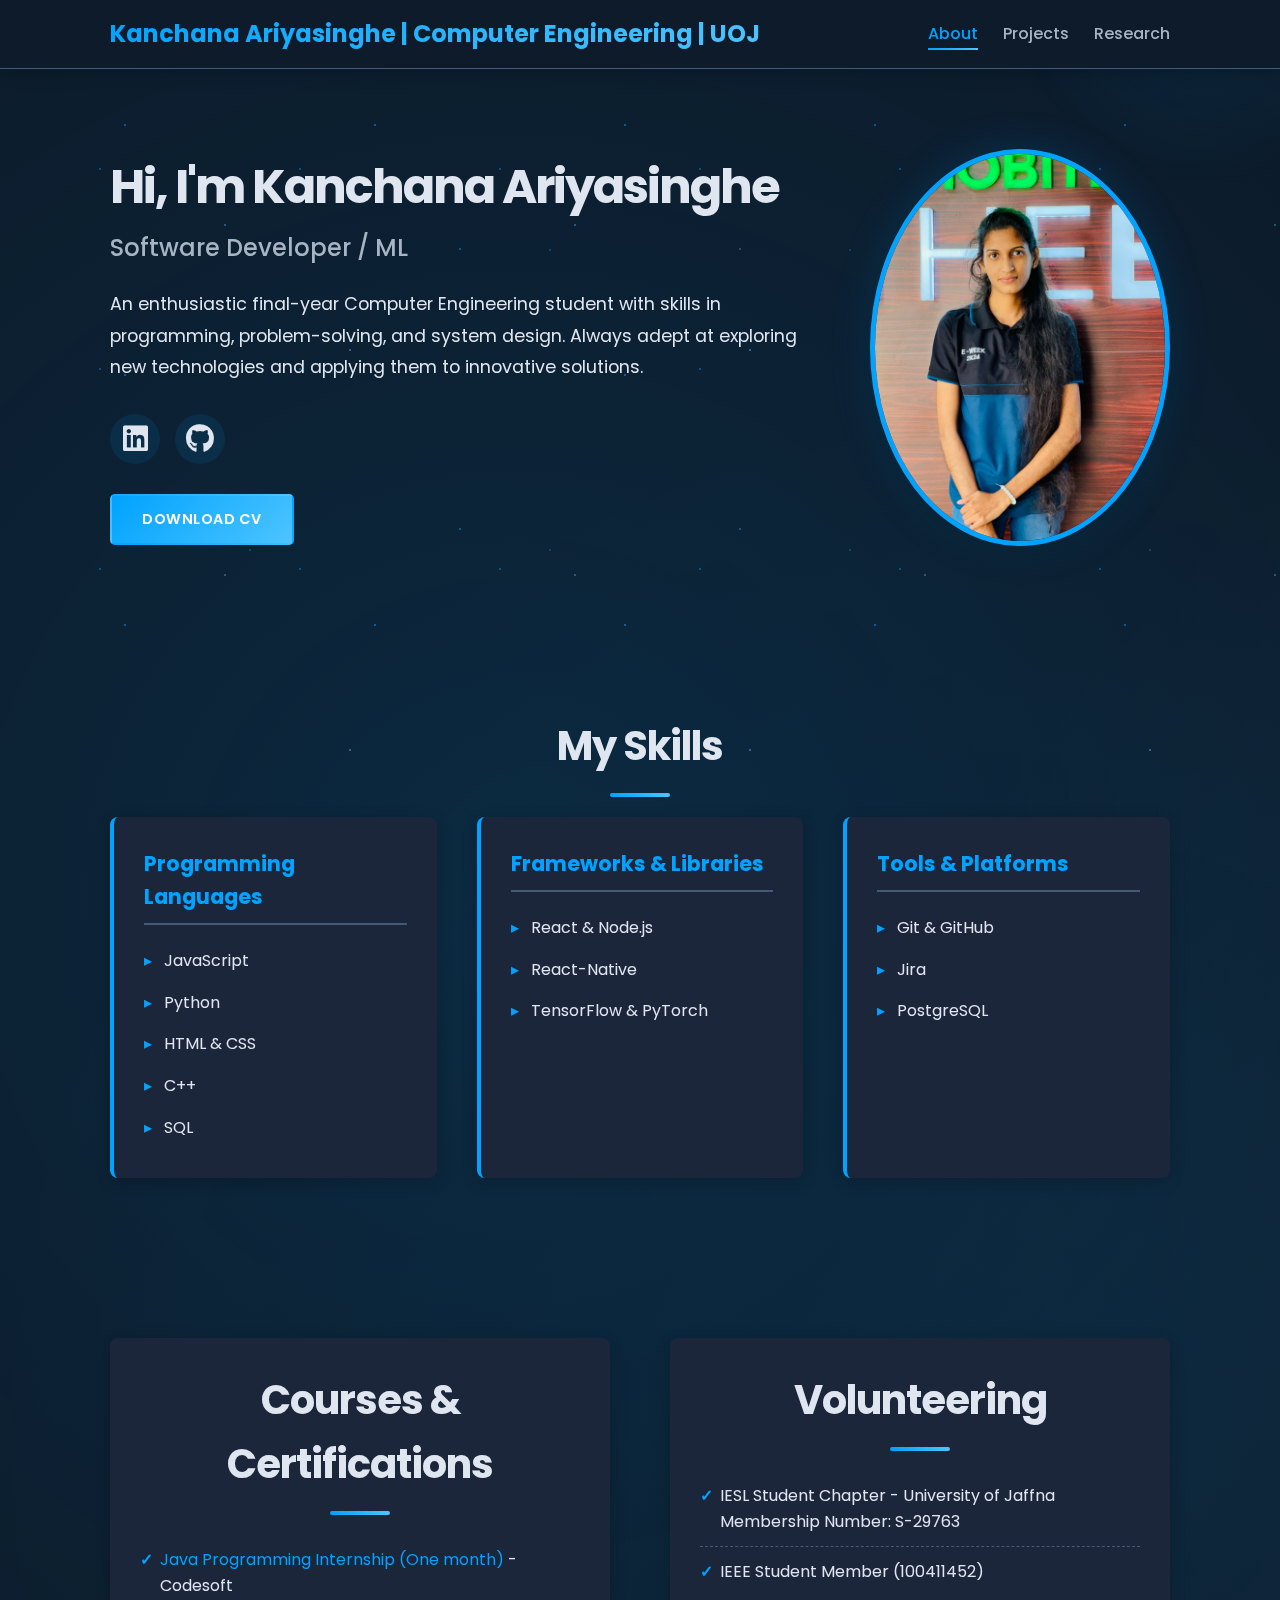
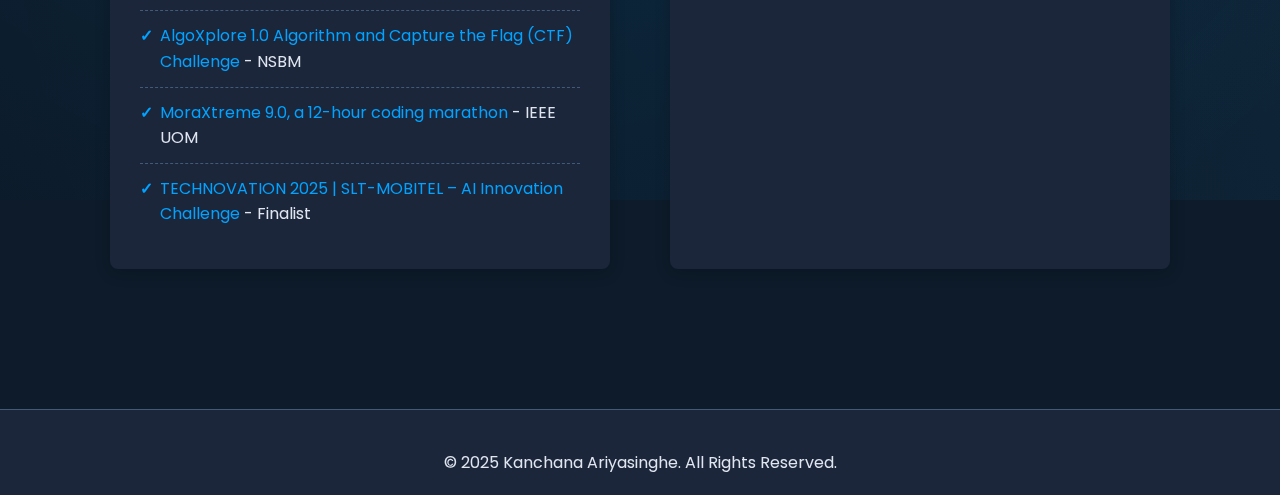
<file: index.html>
<!DOCTYPE html>
<html lang="en">
<head>
    <meta charset="UTF-8">
    <meta name="viewport" content="width=device-width, initial-scale=1.0">
    <title>Your Name - Personal Portfolio</title>
    <link rel="stylesheet" href="css/style.css">
    <!-- Font Awesome for icons -->
    <link rel="stylesheet" href="https://cdnjs.cloudflare.com/ajax/libs/font-awesome/6.5.2/css/all.min.css">
</head>
<body>

    <header class="header">
        <div class="container">
            <a href="index.html" class="logo">Kanchana Ariyasinghe | Computer Engineering | UOJ</a>
            <nav class="navbar">
                <ul class="nav-list">
                    <li><a href="index.html" class="active">About</a></li>
                    <li><a href="projects.html">Projects</a></li>
                    <li><a href="research.html">Research</a></li>
                </ul>
            </nav>
            <button class="hamburger" id="hamburger">
                <i class="fas fa-bars"></i>
            </button>
        </div>
    </header>

    <main>
        <!-- HERO / ABOUT SECTION -->
        <section class="hero">
            <div class="container hero-container">
                <div class="hero-text">
                    <h1>Hi, I'm Kanchana Ariyasinghe</h1>
                    <p class="subtitle">Software Developer / ML</p>
                    <p>
                        <!-- Write a short, engaging paragraph about yourself here. -->
                        An enthusiastic final-year Computer Engineering student with skills in programming, problem-solving, and system 
design. Always adept at exploring new technologies and applying them to innovative solutions. 
                    </p>
                    <div class="social-links">
                        <a href="www.linkedin.com/in/kanchana-ariyasinghe-ba76622b5" target="_blank" title="LinkedIn"><i class="fab fa-linkedin"></i></a>
                        <a href="https://github.com/KanchanaAriyasinghe" target="_blank" title="GitHub"><i class="fab fa-github"></i></a>
                    </div>
                    <a href="assets/my-cv.pdf" class="btn" download>Download CV</a>
                </div>
                <div class="hero-image">
                    <!-- Make sure you have a 'profile-pic.jpg' in the 'assets' folder -->
                    <img src="assets/profile-pic.jpg" alt="A photo of Your Name">
                </div>
            </div>
        </section>

        <!-- SKILLS SECTION -->
        <section class="skills section">
            <div class="container">
                <h2 class="section-title">My Skills</h2>
                <div class="skills-grid">
                    <div class="skill-category">
                        <h3>Programming Languages</h3>
                        <ul>
                            <li>JavaScript</li>
                            <li>Python</li>
                            <li>HTML & CSS</li>
                            <li>C++</li>
                            <li>SQL</li>
                        </ul>
                    </div>
                    <div class="skill-category">
                        <h3>Frameworks & Libraries</h3>
                        <ul>
                            <li>React & Node.js</li>
                            <li>React-Native</li>
                            <li>TensorFlow & PyTorch</li>
                            
                        </ul>
                    </div>
                    <div class="skill-category">
                        <h3>Tools & Platforms</h3>
                        <ul>
                            <li>Git & GitHub</li>
                            <li>Jira</li>
                           
                            <li>PostgreSQL</li>
                        </ul>
                    </div>
                </div>
            </div>
        </section>

        <!-- COURSES & ACHIEVEMENTS SECTION -->
        <section class="section alt-bg">
            <div class="container">
                 <div class="courses-achievements-grid">
                    <div class="courses">
                        <h2 class="section-title">Courses & Certifications</h2>
                        <ul>
                           <!-- Add your courses here -->
                           <li><a href="[https://www.linkedin.com/posts/kanchana-ariyasinghe-ba76622b5_codsoft-javaprogramming-certificate-activity-7261024337569148928-Da7w?utm_source=share&utm_medium=member_desktop&rcm=ACoAAEu80i8BfzsxgDSrTgdOV61CZZQ-xcp4laU]" target="_blank">Java Programming Internship (One month)</a> - Codesoft</li>
                           <li><a href="[https://www.linkedin.com/posts/kanchana-ariyasinghe-ba76622b5_algoxplore-ctfchallenges-teamwork-activity-7281009431574638592-cqr5?utm_source=share&utm_medium=member_desktop&rcm=ACoAAEu80i8BfzsxgDSrTgdOV61CZZQ-xcp4laU]" target="_blank"> AlgoXplore 1.0 Algorithm and Capture the Flag (CTF) Challenge</a> - NSBM</li>
                           <li><a href="[https://www.linkedin.com/posts/kanchana-ariyasinghe-ba76622b5_moraxtreme-ieee-universityofmoratuwa-activity-7261020108511236096-aozi?utm_source=share&utm_medium=member_desktop&rcm=ACoAAEu80i8BfzsxgDSrTgdOV61CZZQ-xcp4laU]" target="_blank">MoraXtreme 9.0, a 12-hour coding marathon</a> - IEEE UOM </li>
                
                           <li><a href="[Link to Certificate]" target="_blank"> TECHNOVATION 2025 | SLT-MOBITEL – AI Innovation Challenge</a> - Finalist</li>
                        </ul>
                    </div>
                    <div class="achievements">
                        <h2 class="section-title">Volunteering</h2>
                        <ul>
                            <!-- Add your achievements here -->
                            <li>IESL Student Chapter - University of Jaffna         Membership Number: S-29763  </li>
                            <li>IEEE Student Member  (100411452) </li>
                            
                        </ul>
                    </div>
                </div>
            </div>
        </section>

    </main>

    <footer class="footer">
        <div class="container">
            <p>&copy; 2025 Kanchana Ariyasinghe. All Rights Reserved.</p>
        </div>
    </footer>

    <script src="js/main.js"></script>
</body>
</html>
</file>
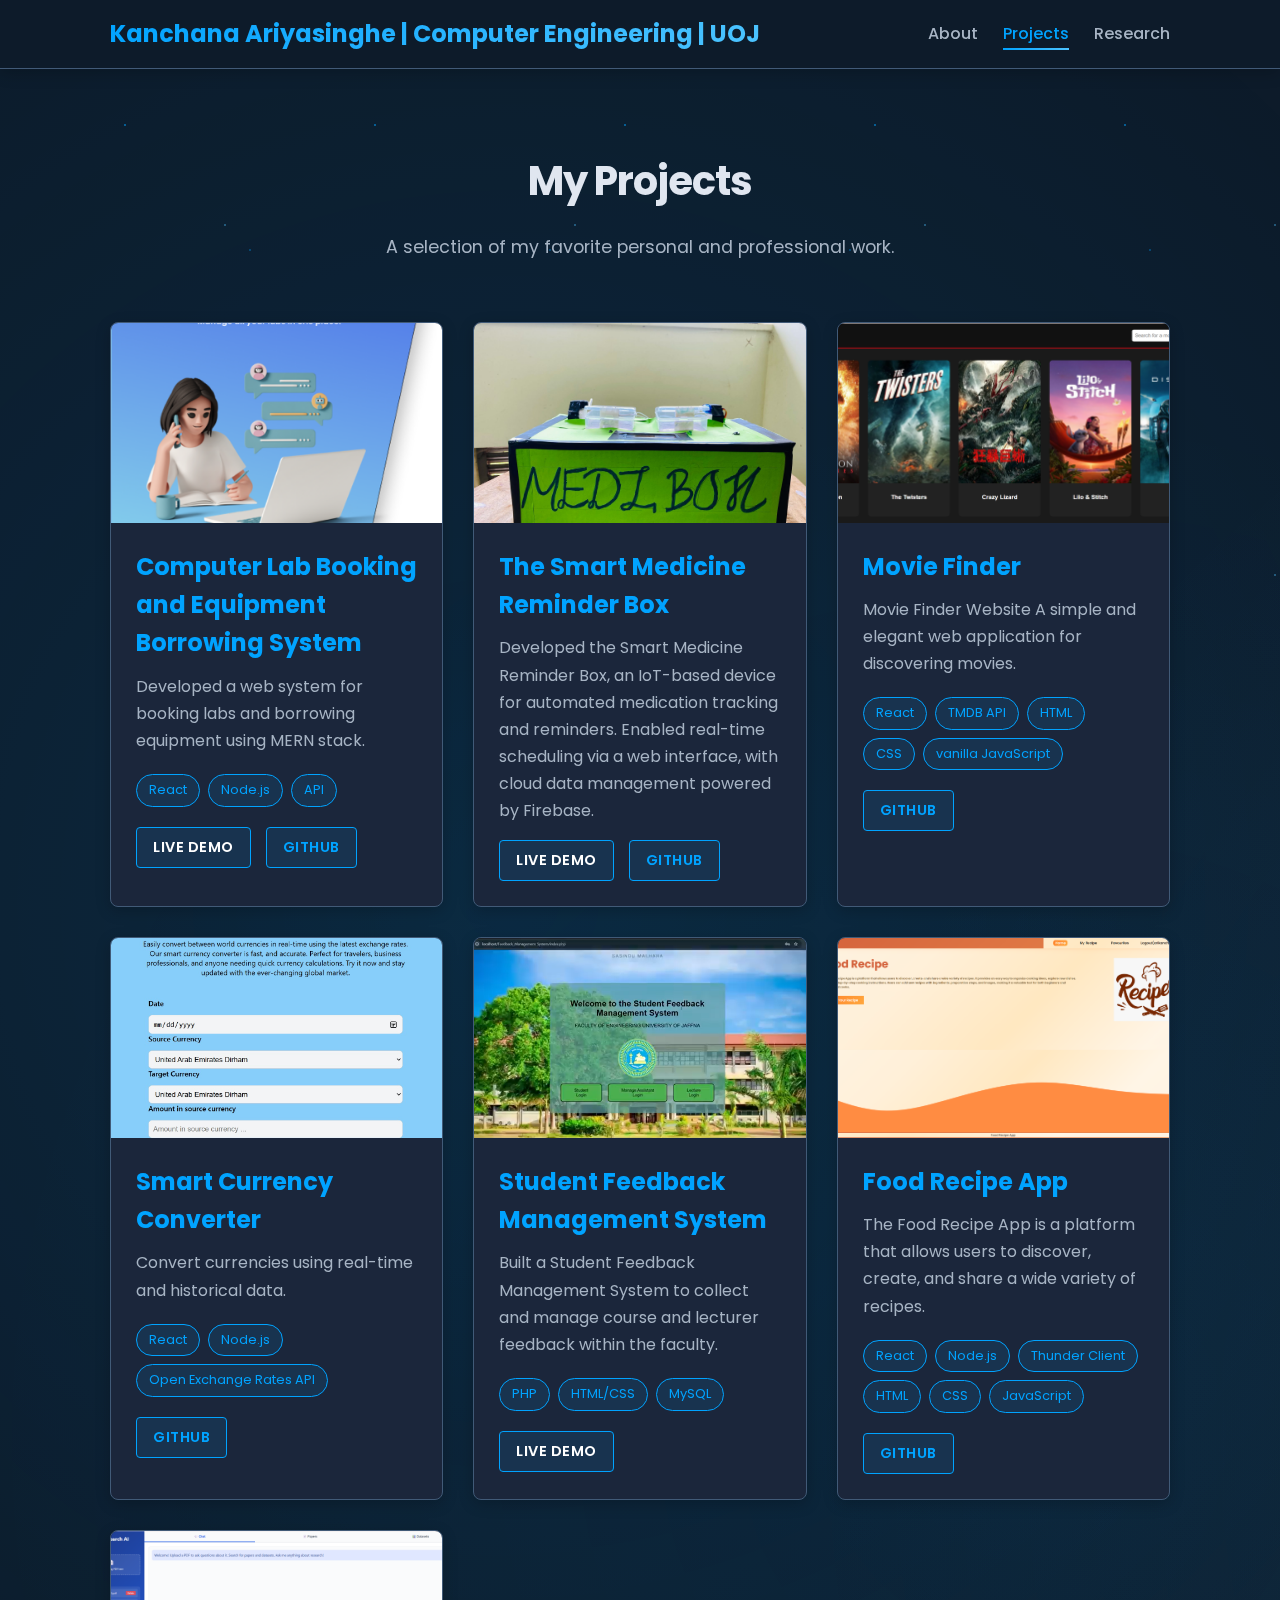
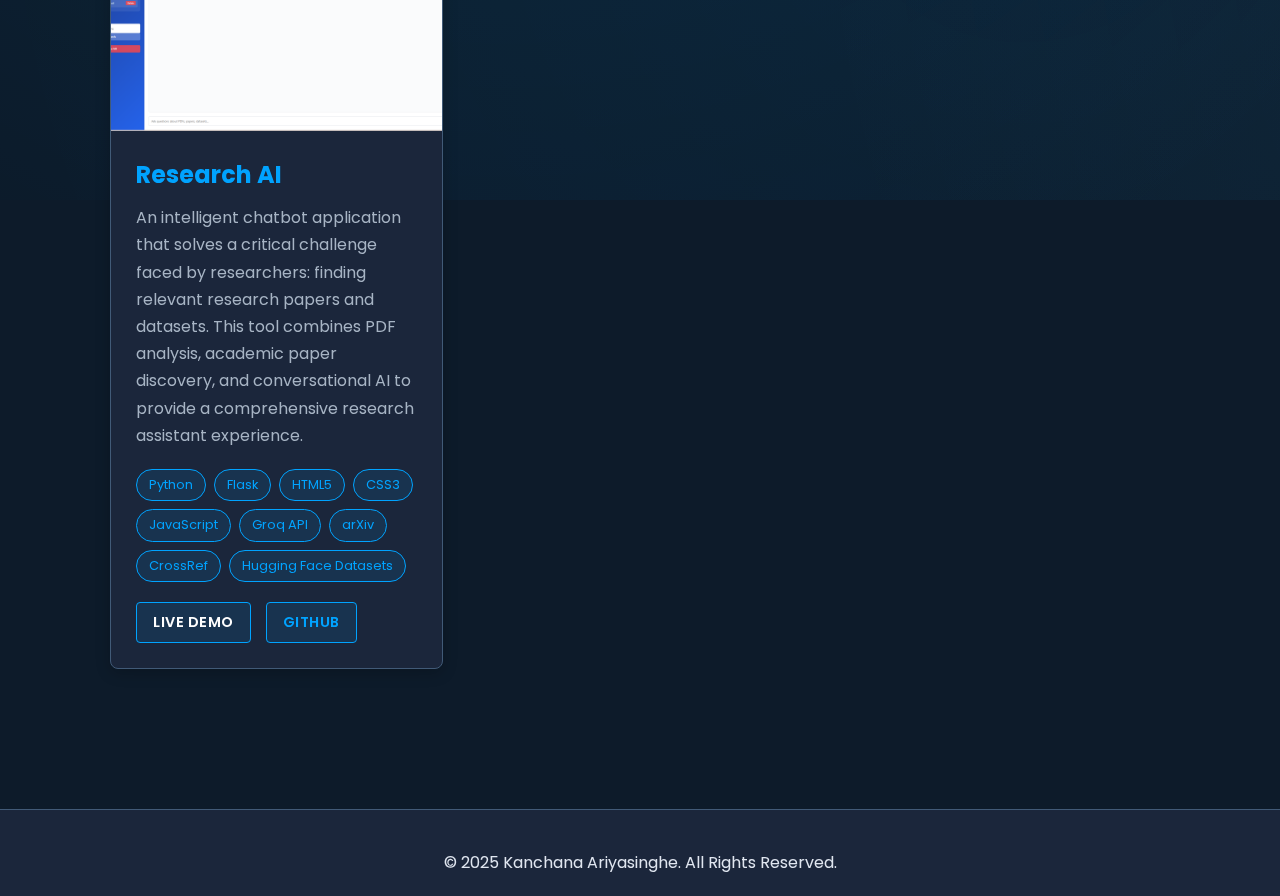
<file: projects.html>
<!DOCTYPE html>
<html lang="en">
<head>
    <meta charset="UTF-8">
    <meta name="viewport" content="width=device-width, initial-scale=1.0">
    <title>My Projects - Your Name</title>
    <link rel="stylesheet" href="css/style.css">
    <link rel="stylesheet" href="https://cdnjs.cloudflare.com/ajax/libs/font-awesome/6.5.2/css/all.min.css">
</head>
<body>

    <header class="header">
        <div class="container">
            <a href="index.html" class="logo">Kanchana Ariyasinghe | Computer Engineering | UOJ</a>
            <nav class="navbar">
                <ul class="nav-list">
                    <li><a href="index.html">About</a></li>
                    <li><a href="projects.html" class="active">Projects</a></li>
                    <li><a href="research.html">Research</a></li>
                </ul>
            </nav>
            <button class="hamburger" id="hamburger">
                <i class="fas fa-bars"></i>
            </button>
        </div>
    </header>

    <main>
        <section class="section">
            <div class="container">
                <h1 class="page-title">My Projects</h1>
                <p class="page-subtitle">A selection of my favorite personal and professional work.</p>

                <div class="project-grid">
                    <!-- PROJECT 1 -->
                    <div class="project-card">
                        <img src="assets/project1.png" alt="Project 1 Screenshot">
                        <div class="project-info">
                            <h3>Computer Lab Booking and Equipment Borrowing System</h3>
                            <p>Developed a web system for booking labs and borrowing equipment using MERN stack.</p>
                            <div class="project-tags">
                                <span>React</span>
                                <span>Node.js</span>
                                <span>API</span>
                            </div>
                            <div class="project-links">
                                <a href="https://www.linkedin.com/posts/kanchana-ariyasinghe-ba76622b5_mern-fullstackdevelopment-softwareengineering-activity-7338531798404018176-_Mb4?utm_source=share&utm_medium=member_desktop&rcm=ACoAAEu80i8BfzsxgDSrTgdOV61CZZQ-xcp4laU" class="btn" target="_blank">Live Demo</a>
                                <a href="https://github.com/KanchanaAriyasinghe/Computer-Lab-booking-and-equipments-borrowing" class="btn-secondary" target="_blank">GitHub</a>
                            </div>
                        </div>
                    </div>

                    <!-- PROJECT 2 -->
                    <div class="project-card">
                        <img src="assets/project2.png" alt="Project 2 Screenshot">
                        <div class="project-info">
                            <h3>The Smart Medicine Reminder Box</h3>
                            <p>Developed the Smart Medicine Reminder Box, an IoT-based device for automated medication tracking and 
reminders. Enabled real-time scheduling via a web interface, with cloud data management powered by Firebase. </p>
                         
                            <div class="project-links">
                                <a href="https://www.linkedin.com/posts/kanchana-ariyasinghe-ba76622b5_iotinnovation-embeddedsolutions-esp32projects-activity-7323374191620091904-0H45?utm_source=share&utm_medium=member_desktop&rcm=ACoAAEu80i8BfzsxgDSrTgdOV61CZZQ-xcp4laU" class="btn" target="_blank">Live Demo</a>
                                <a href="[https://github.com/BuddhiniNavoda/smart-medical-reminder-box-EC6020" class="btn-secondary" target="_blank">GitHub</a>
                            </div>
                        </div>
                    </div>

                       <!-- PROJECT 1 -->
                    <div class="project-card">
                        <img src="assets/project4.png" alt="Project 4 Screenshot">
                        <div class="project-info">
                            <h3>Movie Finder</h3>
                            <p>Movie Finder Website A simple and elegant web application for discovering movies.</p>
                            <div class="project-tags">
                                <span>React</span>

                                <span>TMDB API</span>
                                <span>HTML</span>
                                <span>CSS</span>
                                <span>vanilla JavaScript</span>
                            </div>
                            <div class="project-links">
                            
                                <a href="https://github.com/KanchanaAriyasinghe/movie-website" class="btn-secondary" target="_blank">GitHub</a>
                            </div>
                        </div>
                    </div>

                    <div class="project-card">
                        <img src="assets/project3.png" alt="Project 3 Screenshot">
                        <div class="project-info">
                            <h3>Smart Currency Converter </h3>
                            <p> Convert currencies using real-time and historical data.</p>
                            <div class="project-tags">
                                <span>React</span>
                                <span>Node.js</span>
                                <span>Open Exchange Rates API</span>
                                
                            </div>
                            <div class="project-links">
                            
                                <a href="https://github.com/KanchanaAriyasinghe/currency_app" class="btn-secondary" target="_blank">GitHub</a>
                            </div>
                        </div>
                    </div>

                      <div class="project-card">
                        <img src="assets/project5.png" alt="Project 5 Screenshot">
                        <div class="project-info">
                            <h3>Student Feedback Management System      </h3>
                            <p>Built a Student Feedback Management System to collect and manage course and lecturer feedback within the faculty. </p>
                            <div class="project-tags">
                                <span>PHP</span>
                                <span>HTML/CSS</span>
                                <span>MySQL</span>
                            </div>
                            <div class="project-links">
                                <a href="https://www.linkedin.com/posts/kanchana-ariyasinghe-ba76622b5_php-html-css-activity-7244577750760456192-DG5l?utm_source=share&utm_medium=member_desktop&rcm=ACoAAEu80i8BfzsxgDSrTgdOV61CZZQ-xcp4laU" class="btn" target="_blank">Live Demo</a>
                               
                            </div>
                        </div>
                    </div>

                    <!-- PROJECT 1 -->
                    <div class="project-card">
                        <img src="assets/project6.png" alt="Project 6 Screenshot">
                        <div class="project-info">
                            <h3>Food Recipe App</h3>
                            <p>The Food Recipe App is a platform that allows users to discover, create, and share a wide variety of recipes.</p>
                            <div class="project-tags">
                                <span>React</span>
                                <span>Node.js</span>
                                <span>Thunder Client</span>
                                <span>HTML</span>
                                <span>CSS</span>
                                <span>JavaScript</span>
                            </div>
                            <div class="project-links">
                            
                                <a href="https://github.com/KanchanaAriyasinghe/food_recipe_app" class="btn-secondary" target="_blank">GitHub</a>
                            </div>
                        </div>
                    </div>

                    <!-- PROJECT 1 -->
                    <div class="project-card">
                        <img src="assets/project7.png" alt="Project 7 Screenshot">
                        <div class="project-info">
                            <h3>Research AI</h3>
                            <p>An intelligent chatbot application that solves a critical challenge faced by researchers: finding relevant research papers and datasets. This tool combines PDF analysis, academic paper discovery, and conversational AI to provide a comprehensive research assistant experience.</p>
                            <div class="project-tags">
                                <span>Python</span>
                                <span>Flask</span>
                                <span>HTML5</span>
                                <span>CSS3</span>
                                <span>JavaScript</span>
                                <span>Groq API</span>
                                <span>arXiv</span>
                                <span>CrossRef</span>
                                <span>Hugging Face Datasets</span>
                            </div>
                            <div class="project-links">
                            
                                <a href="https://www.linkedin.com/posts/kanchana-ariyasinghe-ba76622b5_ai-machinelearning-nlp-activity-7395024416532955136--301?utm_source=share&utm_medium=member_desktop&rcm=ACoAAEu80i8BfzsxgDSrTgdOV61CZZQ-xcp4laU" class="btn" target="_blank">Live Demo</a>
                                <a href="https://github.com/KanchanaAriyasinghe/research_chatbot" class="btn-secondary" target="_blank">GitHub</a>
                            </div>
                        </div>
                    </div>

                    <!-- ADD MORE PROJECTS AS NEEDED -->

                </div>
            </div>
        </section>
    </main>

    <footer class="footer">
        <div class="container">
            <p>&copy; 2025 Kanchana Ariyasinghe. All Rights Reserved.</p>
        </div>
    </footer>

    <script src="js/main.js"></script>
</body>
</html>
</file>
<file: css/style.css>
/* === GOOGLE FONTS === */
@import url('https://fonts.googleapis.com/css2?family=Poppins:wght@400;500;600;700&family=Inter:wght@300;400;500;600;700&family=Space+Mono:wght@400;700&display=swap');

/* === CSS VARIABLES === */
:root {
    --primary-color: #00A3FF;
    --primary-color-hover: #4dc4ff;
    --secondary-color: #a7b4c4;
    --text-color: #e0e6f0;
    --bg-color: #0d1b2a;
    --bg-color-alt: #1b263b;
    --border-color: #415a77;
    --shadow: 0 4px 15px rgba(0,0,0,0.2);
    --shadow-lg: 0 8px 30px rgba(0,0,0,0.3);
    --transition-speed: 0.3s ease;
    --accent-pink: #ff006e;
    --accent-purple: #8338ec;
    --accent-green: #3a86ff;
}

/* === BASE STYLES === */
* {
    margin: 0;
    padding: 0;
    box-sizing: border-box;
}

html {
    scroll-behavior: smooth;
}

body {
    font-family: 'Poppins', sans-serif;
    color: var(--text-color);
    background-color: var(--bg-color);
    line-height: 1.6;
    overflow-x: hidden;
    position: relative;
}

body::before {
    content: '';
    position: fixed;
    top: 0;
    left: 0;
    width: 200%;
    height: 200%;
    background: 
        radial-gradient(circle at 20% 50%, rgba(0, 163, 255, 0.1) 0%, transparent 50%),
        radial-gradient(circle at 80% 80%, rgba(77, 196, 255, 0.08) 0%, transparent 50%),
        radial-gradient(circle at 40% 80%, rgba(0, 163, 255, 0.05) 0%, transparent 50%);
    animation: moveBackground 15s ease-in-out infinite;
    z-index: -1;
    pointer-events: none;
}

@keyframes moveBackground {
    0%, 100% {
        transform: translate(0, 0);
    }
    25% {
        transform: translate(-10px, -10px);
    }
    50% {
        transform: translate(-20px, -20px);
    }
    75% {
        transform: translate(-10px, -10px);
    }
}

@keyframes float1 {
    0%, 100% { transform: translate(0, 0); }
    50% { transform: translate(20px, 20px); }
}

@keyframes float2 {
    0%, 100% { transform: translate(0, 0); }
    50% { transform: translate(-15px, 15px); }
}

@keyframes float3 {
    0%, 100% { transform: translate(0, 0); }
    50% { transform: translate(15px, -20px); }
}

@keyframes shimmer {
    0%, 100% { opacity: 0.3; }
    50% { opacity: 1; }
}

/* Shiny dots background */
body::after {
    content: '';
    position: fixed;
    top: 0;
    left: 0;
    width: 100%;
    height: 100%;
    background-image: 
        radial-gradient(circle, rgba(0, 163, 255, 0.8) 1px, transparent 1px),
        radial-gradient(circle, rgba(77, 196, 255, 0.6) 1.5px, transparent 1.5px),
        radial-gradient(circle, rgba(0, 163, 255, 0.5) 1px, transparent 1px),
        radial-gradient(circle, rgba(77, 196, 255, 0.7) 1.2px, transparent 1.2px);
    background-size: 
        250px 250px,
        350px 350px,
        300px 300px,
        400px 400px;
    background-position: 
        0 0,
        50px 50px,
        100px 100px,
        150px 150px;
    animation: float1 8s ease-in-out infinite, shimmer 3s ease-in-out infinite;
    z-index: -1;
    pointer-events: none;
    opacity: 0.6;
}

/* Additional dot layers for more depth */
.hero::after {
    content: '';
    position: absolute;
    top: 0;
    left: 0;
    width: 100%;
    height: 100%;
    background-image: 
        radial-gradient(circle, rgba(0, 163, 255, 0.4) 1px, transparent 1px),
        radial-gradient(circle, rgba(77, 196, 255, 0.3) 1.5px, transparent 1.5px);
    background-size: 
        200px 200px,
        280px 280px;
    background-position: 
        0 0,
        40px 40px;
    animation: float2 12s ease-in-out infinite;
    pointer-events: none;
    z-index: -1;
}

.container {
    max-width: 1100px;
    margin: 0 auto;
    padding: 0 20px;
}

a {
    text-decoration: none;
    color: var(--primary-color);
    transition: color var(--transition-speed);
}

a:hover {
    color: var(--primary-color-hover);
}

ul {
    list-style: none;
}

img {
    max-width: 100%;
    height: auto;
}

.section {
    padding: 80px 0;
}

.section-title, .page-title {
    font-size: 2.5rem;
    color: var(--text-color);
    text-align: center;
    margin-bottom: 20px;
    font-weight: 700;
    letter-spacing: -1px;
}

.section-title::after {
    content: '';
    display: block;
    width: 60px;
    height: 4px;
    background: linear-gradient(to right, var(--primary-color), var(--primary-color-hover));
    margin: 15px auto 0;
    border-radius: 2px;
}

.page-subtitle {
    text-align: center;
    font-size: 1.1rem;
    color: var(--secondary-color);
    margin-bottom: 60px;
}

.alt-bg {
    background-color: transparent;
}

/* === HEADER & NAVIGATION === */
.header {
    background: var(--bg-color);
    border-bottom: 1px solid var(--border-color);
    padding: 15px 0;
    position: sticky;
    top: 0;
    z-index: 1000;
    box-shadow: var(--shadow);
}

.header .container {
    display: flex;
    justify-content: space-between;
    align-items: center;
}

.logo {
    font-size: 1.5rem;
    font-weight: 700;
    color: var(--text-color);
    background: linear-gradient(135deg, var(--primary-color), var(--primary-color-hover));
    -webkit-background-clip: text;
    -webkit-text-fill-color: transparent;
    background-clip: text;
}

.nav-list {
    display: flex;
    gap: 25px;
}

.nav-list a {
    font-size: 1rem;
    font-weight: 500;
    color: var(--secondary-color);
    padding: 5px 0;
    position: relative;
}

.nav-list a.active, .nav-list a:hover {
    color: var(--primary-color);
}

.nav-list a::after {
    content: '';
    position: absolute;
    bottom: 0;
    left: 0;
    width: 0;
    height: 2px;
    background: linear-gradient(to right, var(--primary-color), var(--primary-color-hover));
    transition: width var(--transition-speed);
}

.nav-list a:hover::after, .nav-list a.active::after {
    width: 100%;
}

.hamburger {
    display: none;
    font-size: 1.5rem;
    background: none;
    border: none;
    color: var(--text-color);
    cursor: pointer;
    transition: color var(--transition-speed);
}

.hamburger:hover {
    color: var(--primary-color);
}

/* === HERO SECTION === */
.hero {
    padding: 80px 0;
    background: transparent;
    position: relative;
    overflow: hidden;
}

.hero::before {
    content: '';
    position: absolute;
    top: -50%;
    right: -10%;
    width: 400px;
    height: 400px;
    background: radial-gradient(circle, rgba(0, 163, 255, 0.1) 0%, transparent 70%);
    border-radius: 50%;
    pointer-events: none;
}

.hero-container {
    display: flex;
    align-items: center;
    justify-content: space-between;
    gap: 40px;
    position: relative;
    z-index: 1;
}

.hero-text {
    flex: 1;
}

.hero-text h1 {
    font-size: 3rem;
    margin-bottom: 10px;
    line-height: 1.2;
    letter-spacing: -2px;
}

.hero-text h1 span {
    background: linear-gradient(135deg, var(--primary-color), var(--primary-color-hover));
    -webkit-background-clip: text;
    -webkit-text-fill-color: transparent;
    background-clip: text;
}

.hero-text .subtitle {
    font-size: 1.5rem;
    color: var(--secondary-color);
    margin-bottom: 20px;
    font-weight: 500;
}

.hero-text p {
    margin-bottom: 30px;
    font-size: 1.1rem;
    line-height: 1.8;
}

.social-links {
    margin-bottom: 30px;
    display: flex;
    gap: 15px;
}

.social-links a {
    font-size: 1.8rem;
    color: var(--text-color);
    width: 50px;
    height: 50px;
    display: flex;
    align-items: center;
    justify-content: center;
    background: rgba(0, 163, 255, 0.1);
    border-radius: 50%;
    transition: all var(--transition-speed);
    border: 2px solid transparent;
}

.social-links a:hover {
    color: var(--primary-color-hover);
    background: rgba(0, 163, 255, 0.2);
    border-color: var(--primary-color);
    transform: translateY(-3px);
}

.hero-image {
    flex-basis: 300px;
    text-align: center;
}

.hero-image img {
    border-radius: 50%;
    border: 5px solid var(--primary-color);
    box-shadow: var(--shadow-lg), 0 0 40px rgba(0, 163, 255, 0.2);
    animation: float 3s ease-in-out infinite;
}

@keyframes float {
    0%, 100% { transform: translateY(0px); }
    50% { transform: translateY(-10px); }
}

/* === BUTTONS === */
.btn {
    display: inline-block;
    background: linear-gradient(135deg, var(--primary-color), var(--primary-color-hover));
    color: #fff;
    padding: 12px 30px;
    border-radius: 5px;
    font-weight: 600;
    transition: all var(--transition-speed);
    border: 2px solid transparent;
    cursor: pointer;
    text-transform: uppercase;
    letter-spacing: 0.5px;
    font-size: 0.9rem;
}

.btn:hover {
    transform: translateY(-2px);
    box-shadow: 0 8px 20px rgba(0, 163, 255, 0.3);
    color: #fff;
}

.btn-secondary {
    display: inline-block;
    background: transparent;
    color: var(--primary-color);
    padding: 12px 30px;
    border-radius: 5px;
    border: 2px solid var(--primary-color);
    font-weight: 600;
    transition: all var(--transition-speed);
    cursor: pointer;
    text-transform: uppercase;
    letter-spacing: 0.5px;
    font-size: 0.9rem;
}

.btn-secondary:hover {
    background: var(--primary-color);
    color: var(--bg-color);
    transform: translateY(-2px);
    box-shadow: 0 8px 20px rgba(0, 163, 255, 0.3);
}

/* === SKILLS SECTION === */
.skills-grid {
    display: grid;
    grid-template-columns: repeat(auto-fit, minmax(250px, 1fr));
    gap: 40px;
}

.skill-category {
    background: var(--bg-color-alt);
    padding: 30px;
    border-radius: 8px;
    border-left: 4px solid var(--primary-color);
    transition: all var(--transition-speed);
    box-shadow: var(--shadow);
}

.skill-category:hover {
    transform: translateY(-5px);
    box-shadow: var(--shadow-lg);
}

.skill-category h3 {
    color: var(--primary-color);
    border-bottom: 2px solid var(--border-color);
    padding-bottom: 10px;
    margin-bottom: 15px;
    font-size: 1.3rem;
}

.skill-category ul li {
    padding: 8px 0;
    position: relative;
    padding-left: 20px;
}

.skill-category ul li::before {
    content: '▸';
    position: absolute;
    left: 0;
    color: var(--primary-color);
}

/* === COURSES & ACHIEVEMENTS === */
.courses-achievements-grid {
    display: grid;
    grid-template-columns: 1fr 1fr;
    gap: 60px;
}

.courses, .achievements {
    background: var(--bg-color-alt);
    padding: 30px;
    border-radius: 8px;
    box-shadow: var(--shadow);
    display: inline-block;
    width: 100%;
}

.courses h3, .achievements h3 {
    color: var(--text-color);
    margin-bottom: 20px;
    font-size: 1.5rem;
    font-weight: 700;
}

.courses ul li, .achievements ul li {
    padding: 12px 0;
    padding-left: 20px;
    border-bottom: 1px dashed var(--border-color);
    position: relative;
    transition: padding-left var(--transition-speed);
}

.courses ul li:last-child, .achievements ul li:last-child {
    border-bottom: none;
}

.courses ul li::before, .achievements ul li::before {
    content: '✓';
    position: absolute;
    left: 0;
    color: var(--primary-color);
    font-weight: bold;
}

.courses ul li:hover, .achievements ul li:hover {
    padding-left: 30px;
    color: var(--primary-color);
}

/* === PROJECTS PAGE === */
.project-grid {
    display: grid;
    grid-template-columns: repeat(auto-fit, minmax(320px, 1fr));
    gap: 30px;
}

.project-card {
    background: var(--bg-color-alt);
    border: 1px solid var(--border-color);
    border-radius: 8px;
    overflow: hidden;
    box-shadow: var(--shadow);
    transition: all var(--transition-speed);
    position: relative;
}

.project-card::before {
    content: '';
    position: absolute;
    top: 0;
    left: 0;
    right: 0;
    height: 3px;
    background: linear-gradient(to right, var(--primary-color), var(--primary-color-hover));
    transform: scaleX(0);
    transition: transform var(--transition-speed);
    transform-origin: left;
}

.project-card:hover {
    transform: translateY(-8px);
    box-shadow: var(--shadow-lg);
    border-color: var(--primary-color);
}

.project-card:hover::before {
    transform: scaleX(1);
}

.project-card img {
    display: block;
    width: 100%;
    height: 200px;
    object-fit: cover;
    transition: transform var(--transition-speed);
}

.project-card:hover img {
    transform: scale(1.05);
}

.project-info {
    padding: 25px;
}

.project-info h3 {
    font-size: 1.5rem;
    margin-bottom: 10px;
    color: var(--primary-color);
}

.project-info p {
    color: var(--secondary-color);
    margin-bottom: 15px;
    line-height: 1.7;
}

.project-tags {
    margin: 20px 0;
    display: flex;
    flex-wrap: wrap;
    gap: 8px;
}

.project-tags span {
    background: rgba(0, 163, 255, 0.1);
    color: var(--primary-color);
    font-size: 0.8rem;
    padding: 5px 12px;
    border-radius: 20px;
    border: 1px solid var(--primary-color);
    transition: all var(--transition-speed);
}

.project-tags span:hover {
    background: var(--primary-color);
    color: var(--bg-color);
}

.project-links {
    display: flex;
    gap: 15px;
}

.project-links a {
    padding: 8px 16px;
    background: rgba(0, 163, 255, 0.1);
    border: 1px solid var(--primary-color);
    border-radius: 4px;
    transition: all var(--transition-speed);
    font-size: 0.9rem;
    font-weight: 600;
}

.project-links a:hover {
    background: var(--primary-color);
    color: var(--bg-color);
}

/* === RESEARCH PAGE === */
.research-list {
    display: grid;
    grid-template-columns: repeat(auto-fit, minmax(300px, 1fr));
    gap: 30px;
}

.research-list .research-item {
    background: var(--bg-color-alt);
    padding: 30px;
    border-left: 4px solid var(--primary-color);
    transition: all var(--transition-speed);
    border-radius: 8px;
    box-shadow: var(--shadow);
}

.research-list .research-item:hover {
    transform: translateY(-5px);
    box-shadow: var(--shadow-lg);
    border-color: var(--primary-color-hover);
}

.research-item h3 {
    font-size: 1.5rem;
    margin-bottom: 15px;
    color: var(--primary-color);
    line-height: 1.4;
}

.research-meta {
    font-style: italic;
    color: var(--secondary-color);
    margin-bottom: 10px;
    font-size: 0.9rem;
}

.research-authors {
    margin-bottom: 15px;
    color: var(--secondary-color);
    font-size: 0.95rem;
}

.research-abstract {
    margin-bottom: 20px;
    line-height: 1.8;
    color: var(--text-color);
}

.research-item a {
    display: inline-block;
    margin-top: 10px;
}

/* === FORMS === */
.form-group {
    margin-bottom: 20px;
}

.form-group label {
    display: block;
    margin-bottom: 8px;
    font-weight: 600;
    color: var(--text-color);
}

.form-group input,
.form-group textarea {
    width: 100%;
    padding: 12px;
    background: var(--bg-color-alt);
    border: 1px solid var(--border-color);
    border-radius: 5px;
    color: var(--text-color);
    font-family: 'Poppins', sans-serif;
    transition: all var(--transition-speed);
}

.form-group input:focus,
.form-group textarea:focus {
    outline: none;
    border-color: var(--primary-color);
    box-shadow: 0 0 0 3px rgba(0, 163, 255, 0.1);
}

/* === FOOTER === */
.footer {
    background: var(--bg-color-alt);
    color: var(--text-color);
    text-align: center;
    padding: 40px 0 20px;
    margin-top: 60px;
    border-top: 1px solid var(--border-color);
}

.footer-content {
    display: grid;
    grid-template-columns: repeat(auto-fit, minmax(200px, 1fr));
    gap: 30px;
    margin-bottom: 30px;
}

.footer-section h4 {
    color: var(--primary-color);
    margin-bottom: 15px;
    font-size: 1.1rem;
}

.footer-section a {
    display: block;
    margin-bottom: 8px;
    color: var(--secondary-color);
    transition: color var(--transition-speed);
}

.footer-section a:hover {
    color: var(--primary-color);
}

.footer-bottom {
    padding-top: 20px;
    border-top: 1px solid var(--border-color);
    color: var(--secondary-color);
}

/* === SCROLL-TO-TOP BUTTON === */
.scroll-to-top {
    position: fixed;
    bottom: 30px;
    right: 30px;
    width: 50px;
    height: 50px;
    background: var(--primary-color);
    color: #fff;
    border: none;
    border-radius: 50%;
    font-size: 1.5rem;
    cursor: pointer;
    display: none;
    align-items: center;
    justify-content: center;
    box-shadow: var(--shadow-lg);
    transition: all var(--transition-speed);
    z-index: 999;
}

.scroll-to-top:hover {
    background: var(--primary-color-hover);
    transform: translateY(-3px);
}

/* === ANIMATIONS === */
@keyframes slideInUp {
    from {
        opacity: 0;
        transform: translateY(30px);
    }
    to {
        opacity: 1;
        transform: translateY(0);
    }
}

@keyframes fadeIn {
    from {
        opacity: 0;
    }
    to {
        opacity: 1;
    }
}

.fade-in {
    animation: fadeIn 0.6s ease-in;
}

.slide-in-up {
    animation: slideInUp 0.6s ease-out;
}

/* === GLASSMORPHISM CARDS === */
.glass-card {
    background: rgba(27, 38, 59, 0.5);
    backdrop-filter: blur(10px);
    border: 1px solid rgba(0, 163, 255, 0.1);
    border-radius: 12px;
    padding: 25px;
    transition: all var(--transition-speed);
}

.glass-card:hover {
    background: rgba(27, 38, 59, 0.7);
    border-color: rgba(0, 163, 255, 0.3);
    box-shadow: 0 8px 32px rgba(0, 163, 255, 0.1);
}

/* === BADGE STYLES === */
.badge {
    display: inline-block;
    padding: 6px 14px;
    border-radius: 20px;
    font-size: 0.8rem;
    font-weight: 600;
    text-transform: uppercase;
    letter-spacing: 0.5px;
}

.badge-primary {
    background: linear-gradient(135deg, var(--primary-color), var(--primary-color-hover));
    color: var(--bg-color);
}

.badge-secondary {
    background: rgba(0, 163, 255, 0.1);
    border: 1px solid var(--primary-color);
    color: var(--primary-color);
}

.badge-outline {
    border: 2px solid var(--primary-color);
    color: var(--primary-color);
    background: transparent;
}

/* === GRADIENT TEXT === */
.gradient-text {
    background: linear-gradient(135deg, var(--primary-color), var(--primary-color-hover));
    -webkit-background-clip: text;
    -webkit-text-fill-color: transparent;
    background-clip: text;
}

.gradient-text-alt {
    background: linear-gradient(135deg, var(--accent-pink), var(--accent-purple));
    -webkit-background-clip: text;
    -webkit-text-fill-color: transparent;
    background-clip: text;
}

/* === NEUMORPHIC STYLE === */
.neumorphic {
    background: var(--bg-color-alt);
    border-radius: 12px;
    box-shadow: 
        8px 8px 16px rgba(0, 0, 0, 0.3),
        -8px -8px 16px rgba(65, 90, 119, 0.1);
    padding: 25px;
}

/* === HOVER GLOW EFFECT === */
.glow-on-hover {
    transition: all var(--transition-speed);
}

.glow-on-hover:hover {
    box-shadow: 0 0 20px rgba(0, 163, 255, 0.4), 0 0 40px rgba(0, 163, 255, 0.2);
}

/* === MODERN DIVIDERS === */
.divider {
    height: 2px;
    background: linear-gradient(to right, transparent, var(--primary-color), transparent);
    margin: 30px 0;
    border: none;
}

/* === SMOOTH UNDERLINE ANIMATION === */
.underline-animation {
    position: relative;
    display: inline-block;
}

.underline-animation::after {
    content: '';
    position: absolute;
    bottom: -5px;
    left: 0;
    width: 0;
    height: 3px;
    background: linear-gradient(to right, var(--primary-color), var(--primary-color-hover));
    transition: width 0.6s ease;
}

.underline-animation:hover::after {
    width: 100%;
}

/* === CARD WITH ACCENT === */
.card-accent {
    position: relative;
    background: var(--bg-color-alt);
    border-radius: 8px;
    padding: 25px;
    overflow: hidden;
}

.card-accent::before {
    content: '';
    position: absolute;
    top: 0;
    left: 0;
    right: 0;
    height: 4px;
    background: linear-gradient(to right, var(--primary-color), var(--accent-purple), var(--accent-pink));
    animation: shimmerLine 2s ease-in-out infinite;
}

@keyframes shimmerLine {
    0%, 100% { opacity: 0.5; }
    50% { opacity: 1; }
}

/* === TEXT WITH ICON DOTS === */
.dot-list li {
    position: relative;
    padding-left: 25px;
}

.dot-list li::before {
    content: '';
    position: absolute;
    left: 0;
    top: 50%;
    transform: translateY(-50%);
    width: 8px;
    height: 8px;
    background: var(--primary-color);
    border-radius: 50%;
    box-shadow: 0 0 10px var(--primary-color);
}

/* === MODERN GRADIENT BUTTON === */
.btn-gradient {
    position: relative;
    background: linear-gradient(135deg, var(--primary-color), var(--primary-color-hover));
    color: #fff;
    padding: 12px 30px;
    border: none;
    border-radius: 5px;
    font-weight: 600;
    cursor: pointer;
    overflow: hidden;
}

.btn-gradient::before {
    content: '';
    position: absolute;
    top: -50%;
    left: -50%;
    width: 200%;
    height: 200%;
    background: linear-gradient(45deg, transparent, rgba(255, 255, 255, 0.1), transparent);
    transform: rotate(45deg);
    animation: shine 3s infinite;
}

@keyframes shine {
    0% {
        transform: translateX(-100%) translateY(-100%) rotate(45deg);
    }
    100% {
        transform: translateX(100%) translateY(100%) rotate(45deg);
    }
}

/* === HOVER LIFT EFFECT === */
.lift-on-hover {
    transition: all var(--transition-speed);
}

.lift-on-hover:hover {
    transform: translateY(-8px);
    box-shadow: 0 15px 40px rgba(0, 163, 255, 0.2);
}

/* === ANIMATED BORDER === */
.animated-border {
    position: relative;
    border: 2px solid transparent;
    background: var(--bg-color-alt) padding-box;
    border-radius: 8px;
}

.animated-border::before {
    content: '';
    position: absolute;
    top: -2px;
    left: -2px;
    right: -2px;
    bottom: -2px;
    background: linear-gradient(135deg, var(--primary-color), var(--primary-color-hover));
    border-radius: 8px;
    z-index: -1;
    animation: rotateBorder 3s linear infinite;
}

@keyframes rotateBorder {
    0% { filter: hue-rotate(0deg); }
    100% { filter: hue-rotate(360deg); }
}

/* === MODERN COUNTER === */
.counter-box {
    text-align: center;
    padding: 30px;
    background: var(--bg-color-alt);
    border-radius: 8px;
    border-left: 4px solid var(--primary-color);
}

.counter-box .number {
    font-size: 2.5rem;
    font-weight: 700;
    color: var(--primary-color);
    font-family: 'Space Mono', monospace;
}

.counter-box .label {
    color: var(--secondary-color);
    margin-top: 8px;
    font-size: 0.95rem;
}

/* === MODERN TOOLTIP === */
.tooltip-wrap {
    position: relative;
    display: inline-block;
}

.tooltip-wrap .tooltip {
    visibility: hidden;
    background: var(--primary-color);
    color: var(--bg-color);
    text-align: center;
    padding: 8px 12px;
    border-radius: 6px;
    position: absolute;
    z-index: 1;
    bottom: 125%;
    left: 50%;
    margin-left: -50px;
    opacity: 0;
    transition: opacity 0.3s;
    font-size: 0.85rem;
    font-weight: 600;
    white-space: nowrap;
}

.tooltip-wrap:hover .tooltip {
    visibility: visible;
    opacity: 1;
}

/* === PROGRESSIVE HOVER === */
.progressive-hover {
    transition: all 0.3s ease;
}

.progressive-hover:hover {
    transform: scale(1.05) translateY(-3px);
    filter: brightness(1.1);
}

/* === RESPONSIVE DESIGN === */
@media (max-width: 768px) {
    .section-title, .page-title {
        font-size: 2rem;
    }

    .hamburger {
        display: block;
    }

    .navbar {
        position: absolute;
        top: 67px;
        left: 0;
        width: 100%;
        background: var(--bg-color);
        max-height: 0;
        overflow: hidden;
        transition: max-height 0.5s ease-out;
    }
    
    .navbar.active {
        max-height: 300px;
        border-bottom: 1px solid var(--border-color);
    }

    .nav-list {
        flex-direction: column;
        align-items: center;
        padding: 20px 0;
        gap: 0;
    }

    .nav-list li {
        width: 100%;
        text-align: center;
    }
    
    .nav-list a {
        display: block;
        padding: 15px 0;
        width: 100%;
    }
    
    .nav-list a::after {
        display: none;
    }

    .hero-container {
        flex-direction: column-reverse;
        text-align: center;
    }

    .hero-text h1 {
        font-size: 2.5rem;
    }

    .social-links {
        justify-content: center;
    }

    .courses-achievements-grid {
        grid-template-columns: 1fr;
        gap: 40px;
    }

    .hero::before {
        width: 250px;
        height: 250px;
        top: -10%;
        right: -20%;
    }

    .scroll-to-top {
        width: 45px;
        height: 45px;
        bottom: 20px;
        right: 20px;
    }
}
</file>
